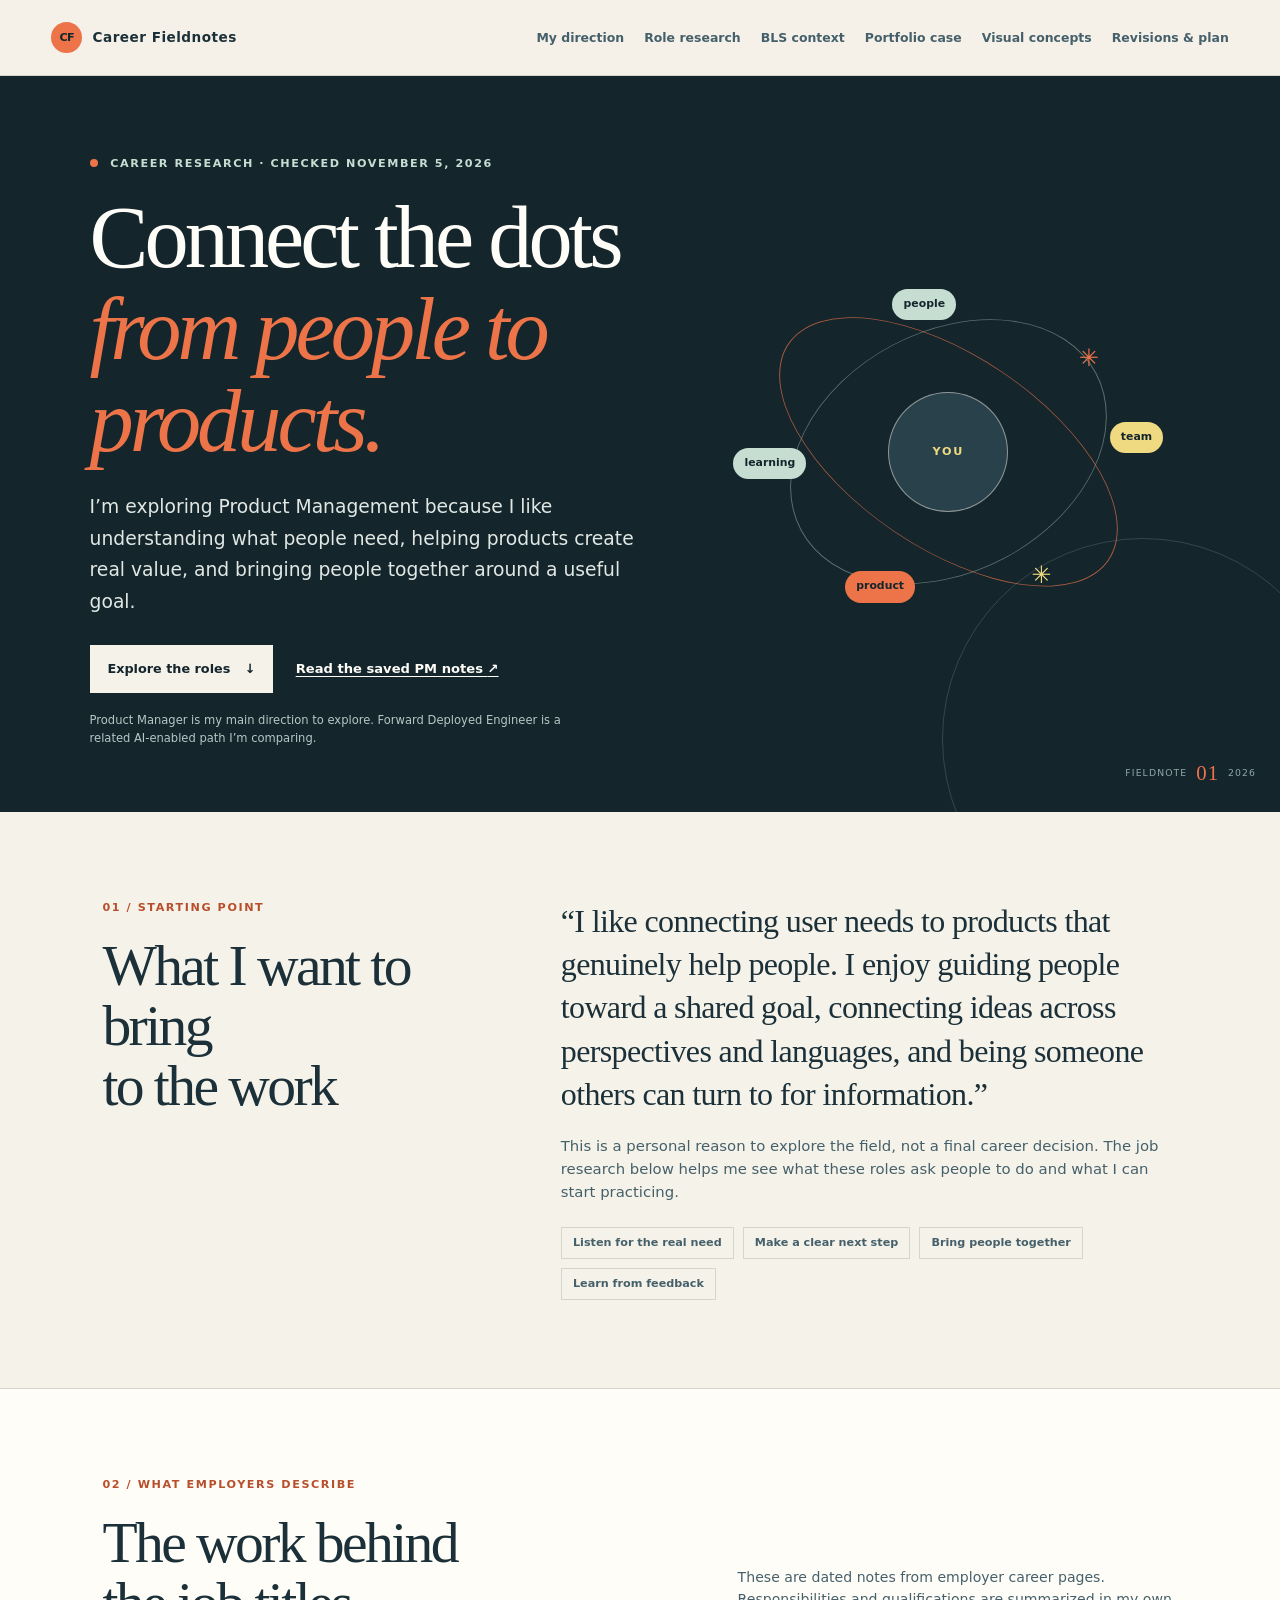
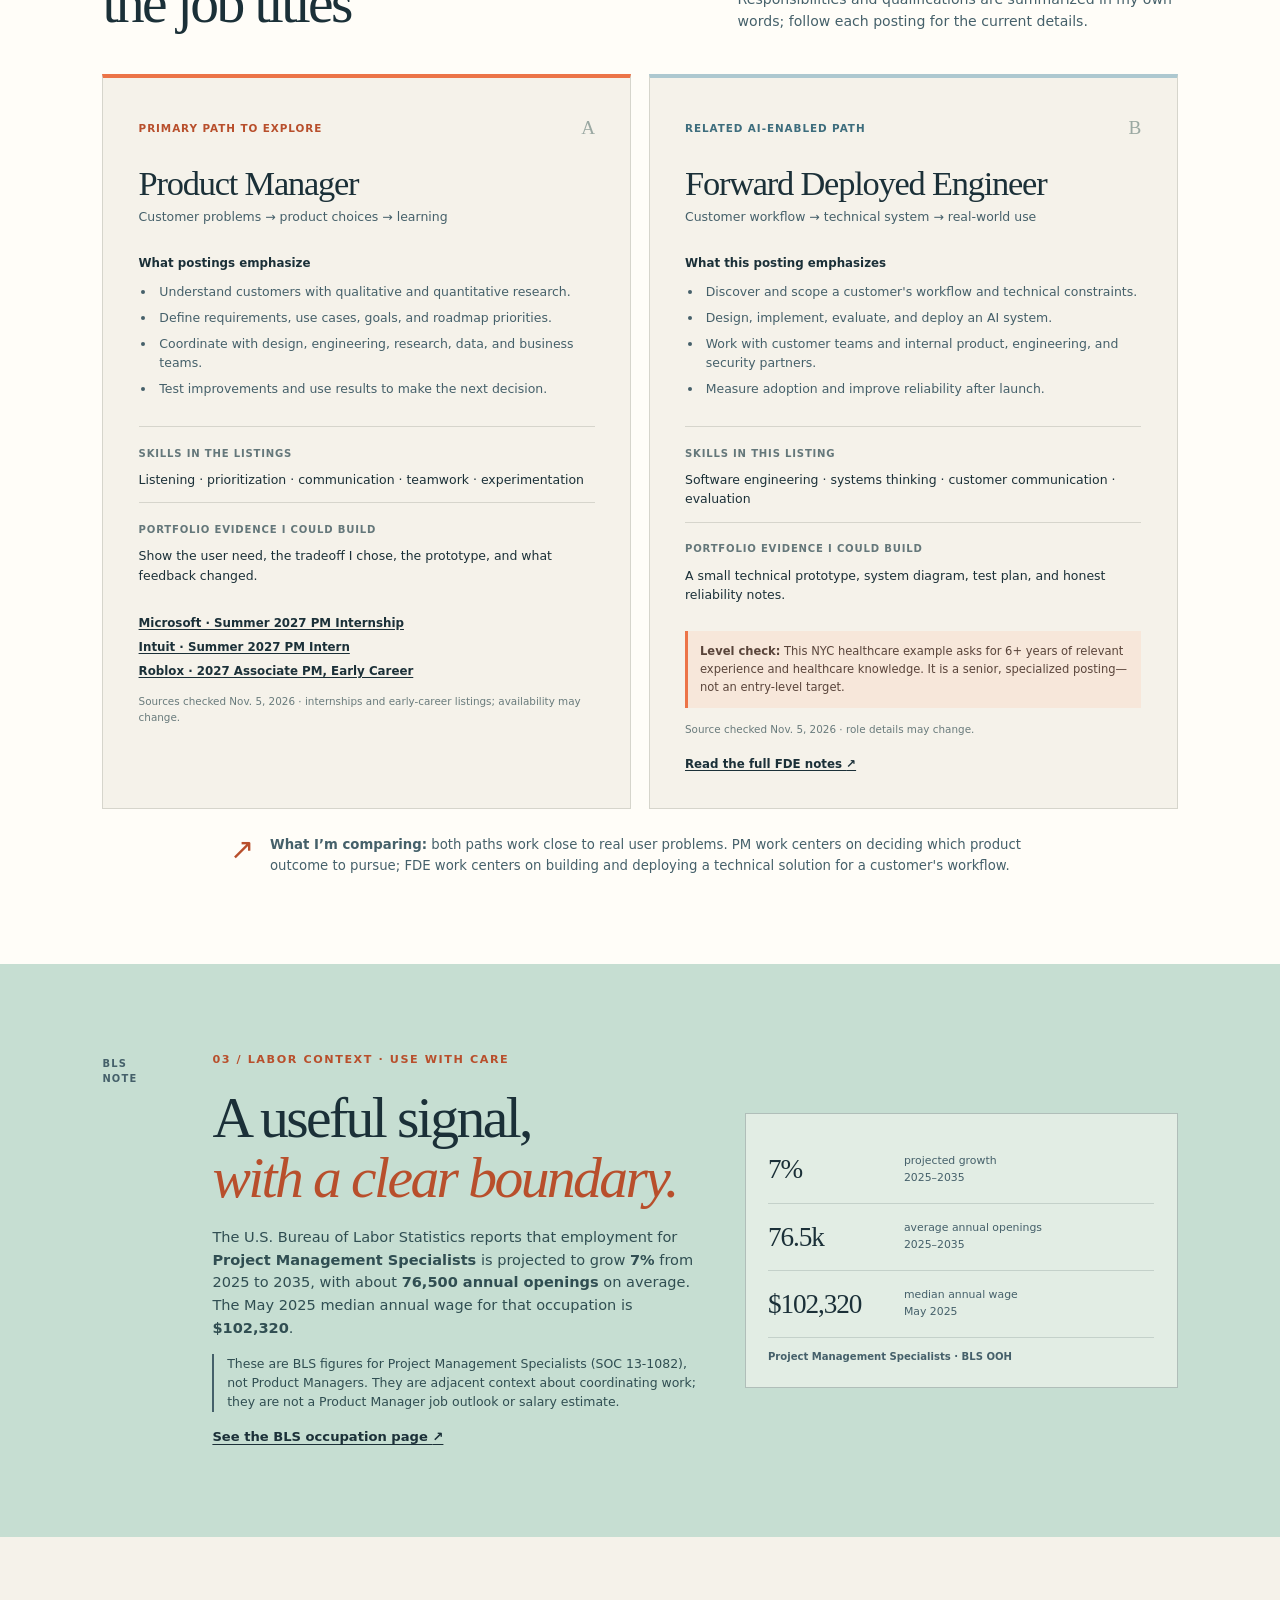
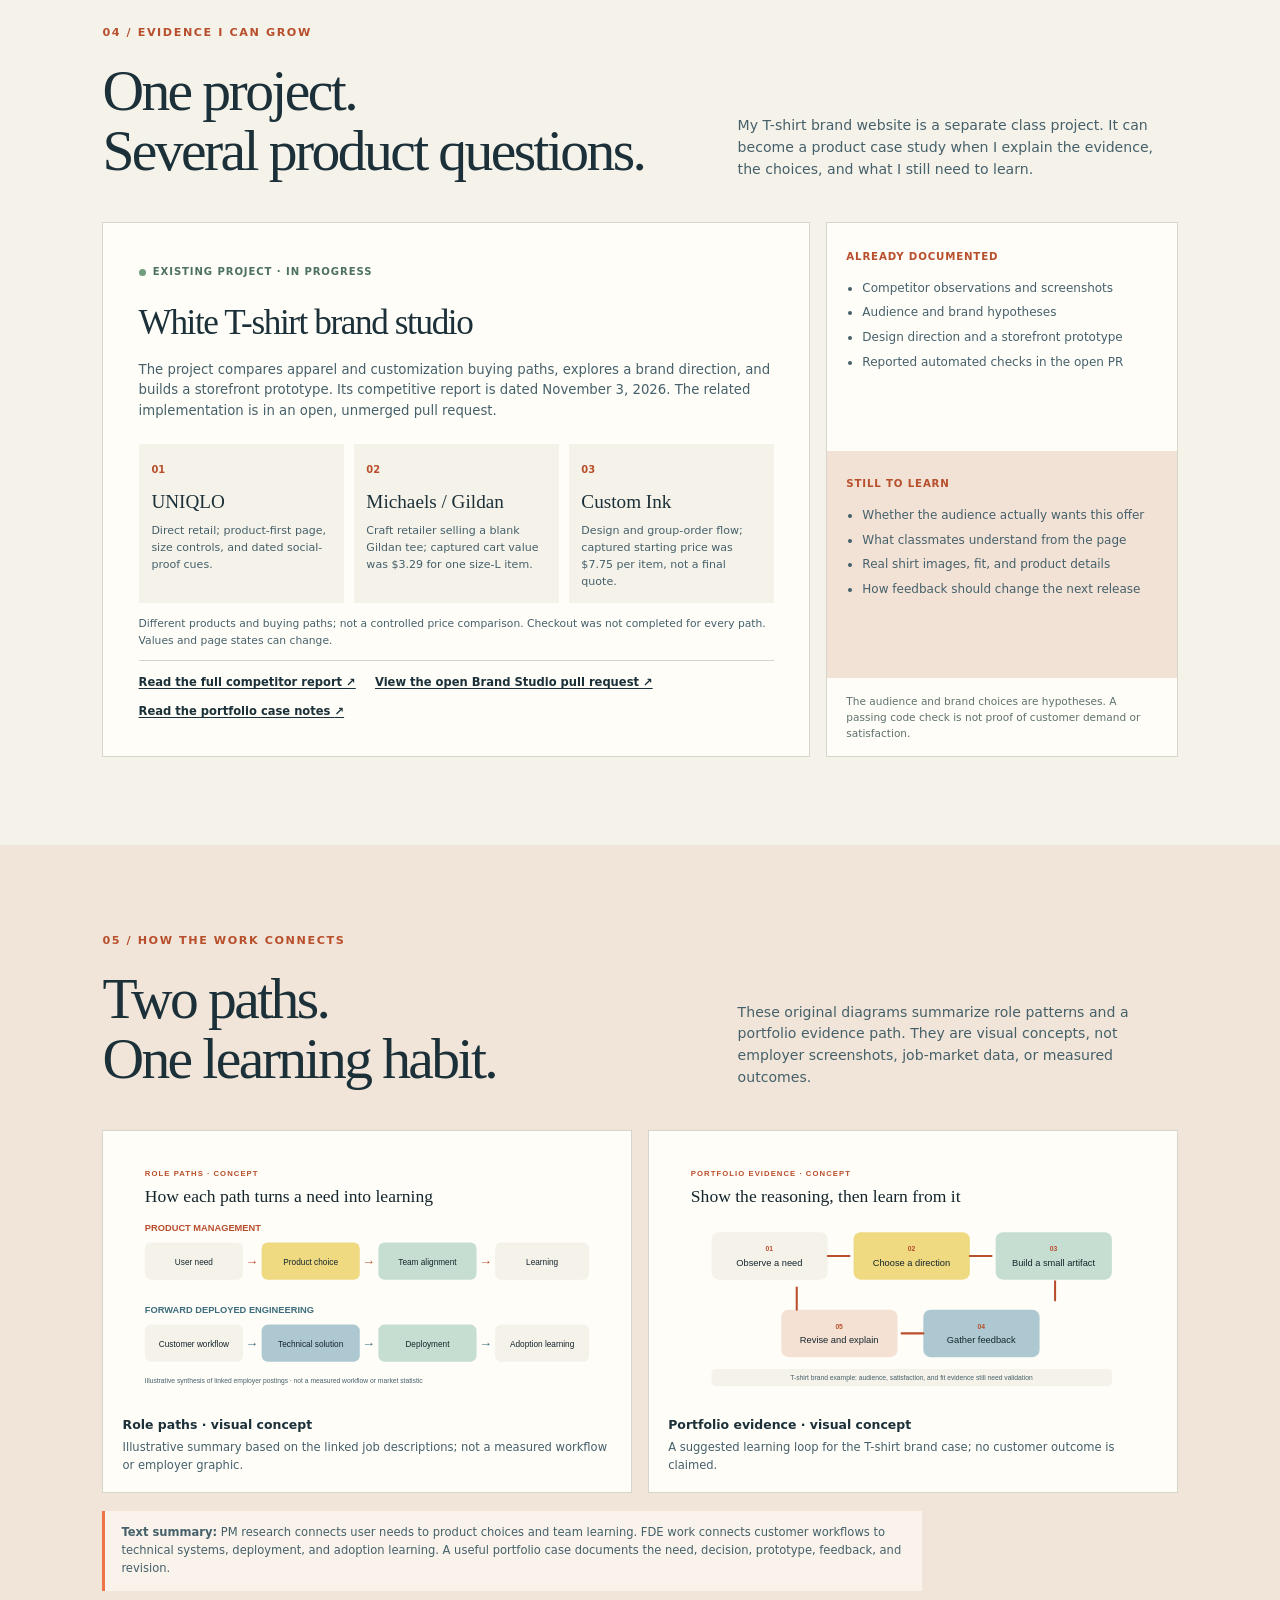
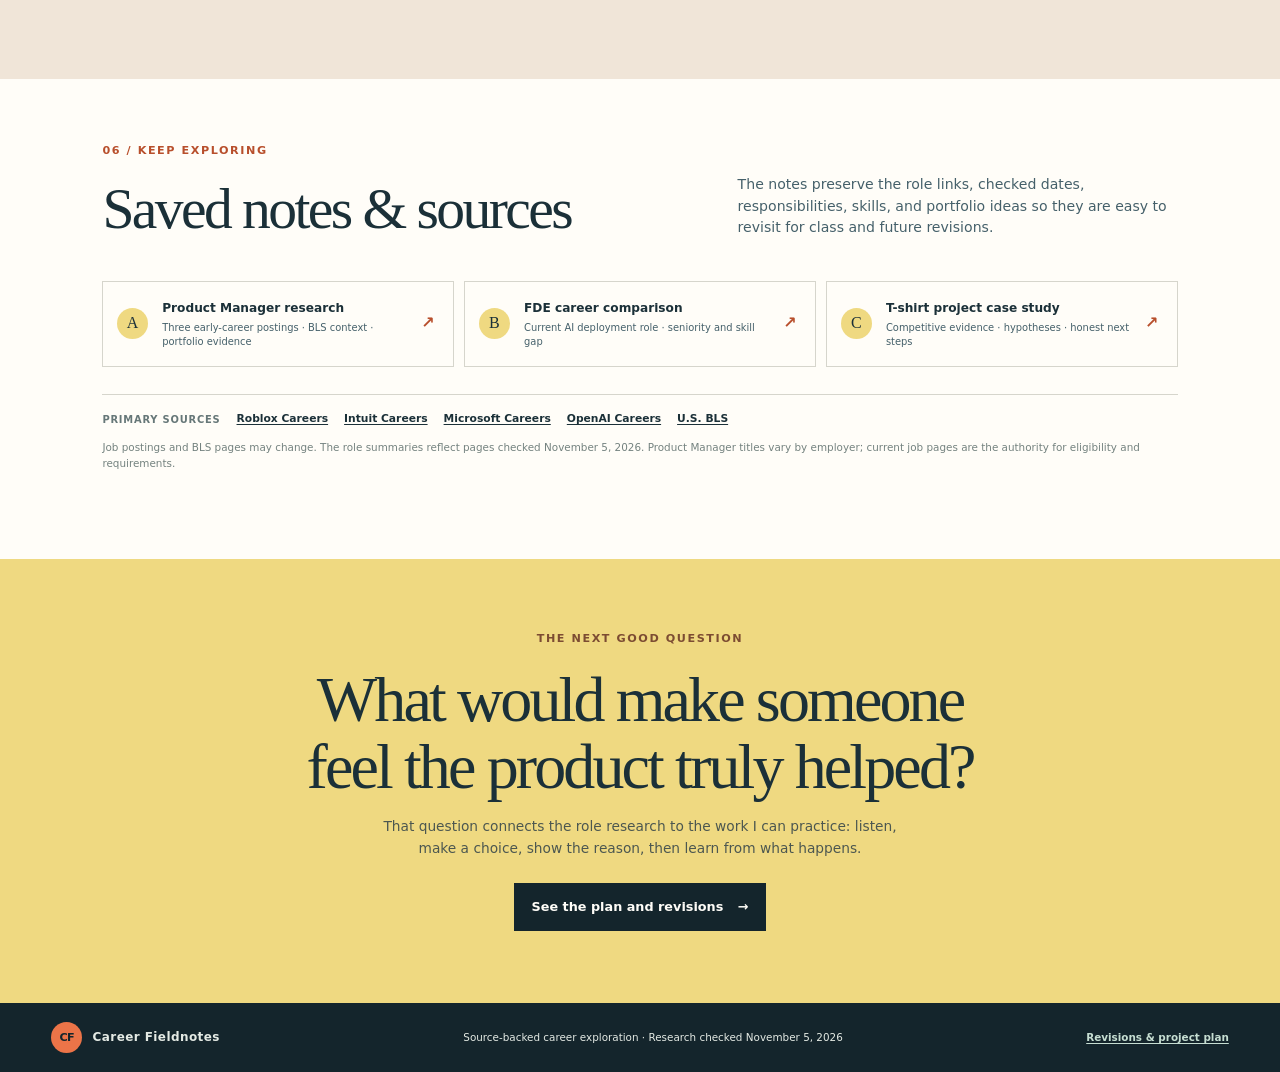
<file: index.html>
<!doctype html>
<html lang="en">
<head>
  <meta charset="utf-8">
  <meta name="viewport" content="width=device-width, initial-scale=1">
  <meta name="description" content="A source-backed exploration of Product Management, Forward Deployed Engineering, and portfolio evidence.">
  <meta name="theme-color" content="#f5f2ea">
  <title>Career Fieldnotes — Research Careers</title>
  <link rel="stylesheet" href="styles.css">
</head>
<body>
  <a class="skip-link" href="#main">Skip to content</a>
  <header class="site-header">
    <a class="wordmark" href="index.html" aria-label="Career Fieldnotes home">
      <span class="wordmark-mark" aria-hidden="true">CF</span>
      <span>Career Fieldnotes</span>
    </a>
    <nav aria-label="Main navigation">
      <a href="#direction">My direction</a>
      <a href="#roles">Role research</a>
      <a href="#market">BLS context</a>
      <a href="#portfolio">Portfolio case</a>
      <a href="#visuals">Visual concepts</a>
      <a href="revisions.html">Revisions &amp; plan</a>
    </nav>
  </header>

  <main id="main">
    <section class="hero" aria-labelledby="page-title">
      <div class="hero-copy">
        <p class="eyebrow"><span class="eyebrow-dot" aria-hidden="true"></span> Career research · checked November 5, 2026</p>
        <h1 id="page-title">Connect the dots<br><em>from people to products.</em></h1>
        <p class="hero-intro">I’m exploring Product Management because I like understanding what people need, helping products create real value, and bringing people together around a useful goal.</p>
        <div class="hero-actions">
          <a class="button button-light" href="#roles">Explore the roles <span aria-hidden="true">↓</span></a>
          <a class="text-link light-link" href="research/product-manager.md">Read the saved PM notes <span aria-hidden="true">↗</span></a>
        </div>
        <p class="hero-note">Product Manager is my main direction to explore. Forward Deployed Engineer is a related AI-enabled path I’m comparing.</p>
      </div>
      <div class="hero-art" aria-hidden="true">
        <div class="orbit orbit-one"></div>
        <div class="orbit orbit-two"></div>
        <div class="orbit-center"><span>YOU</span></div>
        <span class="orbit-node node-people">people</span>
        <span class="orbit-node node-team">team</span>
        <span class="orbit-node node-product">product</span>
        <span class="orbit-node node-learning">learning</span>
        <span class="orbit-star star-one">✳</span>
        <span class="orbit-star star-two">✳</span>
      </div>
      <div class="hero-index" aria-hidden="true"><span>FIELDNOTE</span><b>01</b><span>2026</span></div>
    </section>

    <section id="direction" class="section direction-section" aria-labelledby="direction-title">
      <div class="section-heading">
        <p class="eyebrow">01 / Starting point</p>
        <h2 id="direction-title">What I want to bring<br>to the work</h2>
      </div>
      <div class="direction-content">
        <blockquote>“I like connecting user needs to products that genuinely help people. I enjoy guiding people toward a shared goal, connecting ideas across perspectives and languages, and being someone others can turn to for information.”</blockquote>
        <p>This is a personal reason to explore the field, not a final career decision. The job research below helps me see what these roles ask people to do and what I can start practicing.</p>
        <div class="interest-tags" aria-label="Career interests">
          <span>Listen for the real need</span><span>Make a clear next step</span><span>Bring people together</span><span>Learn from feedback</span>
        </div>
      </div>
    </section>

    <section id="roles" class="section role-section" aria-labelledby="roles-title">
      <div class="section-heading section-heading-wide">
        <div><p class="eyebrow">02 / What employers describe</p><h2 id="roles-title">The work behind<br>the job titles</h2></div>
        <p class="section-deck">These are dated notes from employer career pages. Responsibilities and qualifications are summarized in my own words; follow each posting for the current details.</p>
      </div>
      <div class="role-grid">
        <article class="role-card role-card-featured">
          <div class="card-topline"><span class="role-label">Primary path to explore</span><span class="role-number">A</span></div>
          <h3><a href="https://jobs.intuit.com/job/mountain-view/summer-2027-product-manager-intern/27595/100620927632">Product Manager</a></h3>
          <p class="role-context">Customer problems → product choices → learning</p>
          <h4>What postings emphasize</h4>
          <ul>
            <li>Understand customers with qualitative and quantitative research.</li>
            <li>Define requirements, use cases, goals, and roadmap priorities.</li>
            <li>Coordinate with design, engineering, research, data, and business teams.</li>
            <li>Test improvements and use results to make the next decision.</li>
          </ul>
          <div class="skill-row"><span>Skills in the listings</span><p>Listening · prioritization · communication · teamwork · experimentation</p></div>
          <div class="evidence-row"><span>Portfolio evidence I could build</span><p>Show the user need, the tradeoff I chose, the prototype, and what feedback changed.</p></div>
          <div class="card-links">
            <a href="https://apply.careers.microsoft.com/careers/job/1970393556953113">Microsoft · Summer 2027 PM Internship</a>
            <a href="https://jobs.intuit.com/job/mountain-view/summer-2027-product-manager-intern/27595/100620927632">Intuit · Summer 2027 PM Intern</a>
            <a href="https://careers.roblox.com/jobs/8143976?gh_jid=8143976&amp;gh_src=da92d0c91">Roblox · 2027 Associate PM, Early Career</a>
          </div>
          <p class="checked-note">Sources checked Nov. 5, 2026 · internships and early-career listings; availability may change.</p>
        </article>
        <article class="role-card role-card-secondary">
          <div class="card-topline"><span class="role-label">Related AI-enabled path</span><span class="role-number">B</span></div>
          <h3><a href="https://openai.com/careers/forward-deployed-engineer-%28fde%29-healthcare-nyc-new-york-city/">Forward Deployed Engineer</a></h3>
          <p class="role-context">Customer workflow → technical system → real-world use</p>
          <h4>What this posting emphasizes</h4>
          <ul>
            <li>Discover and scope a customer's workflow and technical constraints.</li>
            <li>Design, implement, evaluate, and deploy an AI system.</li>
            <li>Work with customer teams and internal product, engineering, and security partners.</li>
            <li>Measure adoption and improve reliability after launch.</li>
          </ul>
          <div class="skill-row"><span>Skills in this listing</span><p>Software engineering · systems thinking · customer communication · evaluation</p></div>
          <div class="evidence-row"><span>Portfolio evidence I could build</span><p>A small technical prototype, system diagram, test plan, and honest reliability notes.</p></div>
          <p class="level-note"><strong>Level check:</strong> This NYC healthcare example asks for 6+ years of relevant experience and healthcare knowledge. It is a senior, specialized posting—not an entry-level target.</p>
          <p class="checked-note">Source checked Nov. 5, 2026 · role details may change.</p>
          <a class="single-link" href="research/forward-deployed-engineer.md">Read the full FDE notes <span aria-hidden="true">↗</span></a>
        </article>
      </div>
      <div class="role-footnote"><span class="footnote-symbol" aria-hidden="true">↗</span><p><strong>What I’m comparing:</strong> both paths work close to real user problems. PM work centers on deciding which product outcome to pursue; FDE work centers on building and deploying a technical solution for a customer's workflow.</p></div>
    </section>

    <section id="market" class="section market-section" aria-labelledby="market-title">
      <div class="market-stamp" aria-hidden="true">BLS<br>NOTE</div>
      <div class="market-copy">
        <p class="eyebrow">03 / Labor context · use with care</p>
        <h2 id="market-title">A useful signal,<br><em>with a clear boundary.</em></h2>
        <p>The U.S. Bureau of Labor Statistics reports that employment for <strong>Project Management Specialists</strong> is projected to grow <strong>7%</strong> from 2025 to 2035, with about <strong>76,500 annual openings</strong> on average. The May 2025 median annual wage for that occupation is <strong>$102,320</strong>.</p>
        <p class="market-caveat">These are BLS figures for Project Management Specialists (SOC 13-1082), not Product Managers. They are adjacent context about coordinating work; they are not a Product Manager job outlook or salary estimate.</p>
        <a class="text-link" href="https://www.bls.gov/ooh/business-and-financial/project-management-specialists.htm">See the BLS occupation page <span aria-hidden="true">↗</span></a>
      </div>
      <div class="market-stat" role="group" aria-label="BLS Project Management Specialists projection">
        <div><strong>7%</strong><span>projected growth<br>2025–2035</span></div>
        <div><strong>76.5k</strong><span>average annual openings<br>2025–2035</span></div>
        <div><strong>$102,320</strong><span>median annual wage<br>May 2025</span></div>
        <p>Project Management Specialists · BLS OOH</p>
      </div>
    </section>

    <section id="portfolio" class="section portfolio-section" aria-labelledby="portfolio-title">
      <div class="section-heading section-heading-wide">
        <div><p class="eyebrow">04 / Evidence I can grow</p><h2 id="portfolio-title">One project.<br>Several product questions.</h2></div>
        <p class="section-deck">My T-shirt brand website is a separate class project. It can become a product case study when I explain the evidence, the choices, and what I still need to learn.</p>
      </div>
      <div class="portfolio-layout">
        <div class="portfolio-main">
          <div class="portfolio-label"><span class="live-dot" aria-hidden="true"></span> Existing project · in progress</div>
          <h3>White T-shirt brand studio</h3>
          <p>The project compares apparel and customization buying paths, explores a brand direction, and builds a storefront prototype. Its competitive report is dated November 3, 2026. The related implementation is in an open, unmerged pull request.</p>
          <div class="competitor-strip">
            <article><span class="mini-index">01</span><h4>UNIQLO</h4><p>Direct retail; product-first page, size controls, and dated social-proof cues.</p></article>
            <article><span class="mini-index">02</span><h4>Michaels / Gildan</h4><p>Craft retailer selling a blank Gildan tee; captured cart value was $3.29 for one size-L item.</p></article>
            <article><span class="mini-index">03</span><h4>Custom Ink</h4><p>Design and group-order flow; captured starting price was $7.75 per item, not a final quote.</p></article>
          </div>
          <p class="small-caveat">Different products and buying paths; not a controlled price comparison. Checkout was not completed for every path. Values and page states can change.</p>
          <div class="case-links">
            <a href="https://github.com/ors2222/is117-brand-studio/blob/feature/brand-001/docs/research/competitive-landscape-us.md">Read the full competitor report <span aria-hidden="true">↗</span></a>
            <a href="https://github.com/ors2222/is117-brand-studio/pull/3">View the open Brand Studio pull request <span aria-hidden="true">↗</span></a>
            <a href="research/tshirt-project.md">Read the portfolio case notes <span aria-hidden="true">↗</span></a>
          </div>
        </div>
        <aside class="portfolio-aside" aria-label="Current evidence and gaps">
          <div class="aside-block">
            <span class="aside-kicker">Already documented</span>
            <ul><li>Competitor observations and screenshots</li><li>Audience and brand hypotheses</li><li>Design direction and a storefront prototype</li><li>Reported automated checks in the open PR</li></ul>
          </div>
          <div class="aside-block aside-block-accent">
            <span class="aside-kicker">Still to learn</span>
            <ul><li>Whether the audience actually wants this offer</li><li>What classmates understand from the page</li><li>Real shirt images, fit, and product details</li><li>How feedback should change the next release</li></ul>
          </div>
          <p class="aside-note">The audience and brand choices are hypotheses. A passing code check is not proof of customer demand or satisfaction.</p>
        </aside>
      </div>
    </section>

    <section id="visuals" class="section visuals-section" aria-labelledby="visuals-title">
      <div class="section-heading section-heading-wide">
        <div><p class="eyebrow">05 / How the work connects</p><h2 id="visuals-title">Two paths.<br>One learning habit.</h2></div>
        <p class="section-deck">These original diagrams summarize role patterns and a portfolio evidence path. They are visual concepts, not employer screenshots, job-market data, or measured outcomes.</p>
      </div>
      <div class="visual-grid">
        <figure class="concept-card">
          <img src="assets/role-paths.svg" alt="Concept diagram comparing Product Management, which moves from user need through product decision and team alignment to learning, with Forward Deployed Engineering, which moves from customer workflow through technical solution and deployment to adoption learning.">
          <figcaption><strong>Role paths · visual concept</strong><span>Illustrative summary based on the linked job descriptions; not a measured workflow or employer graphic.</span></figcaption>
        </figure>
        <figure class="concept-card">
          <img src="assets/evidence-map.svg" alt="Concept diagram showing a portfolio evidence loop: observe a need, make a decision, build a small artifact, gather feedback, and revise, with the T-shirt brand project as the example.">
          <figcaption><strong>Portfolio evidence · visual concept</strong><span>A suggested learning loop for the T-shirt brand case; no customer outcome is claimed.</span></figcaption>
        </figure>
      </div>
      <p class="visual-equivalent"><strong>Text summary:</strong> PM research connects user needs to product choices and team learning. FDE work connects customer workflows to technical systems, deployment, and adoption learning. A useful portfolio case documents the need, decision, prototype, feedback, and revision.</p>
    </section>

    <section class="section notes-section" aria-labelledby="notes-title">
      <div class="section-heading section-heading-wide">
        <div><p class="eyebrow">06 / Keep exploring</p><h2 id="notes-title">Saved notes &amp; sources</h2></div>
        <p class="section-deck">The notes preserve the role links, checked dates, responsibilities, skills, and portfolio ideas so they are easy to revisit for class and future revisions.</p>
      </div>
      <div class="notes-grid">
        <a class="note-tile" href="research/product-manager.md"><span class="tile-number">A</span><span><strong>Product Manager research</strong><small>Three early-career postings · BLS context · portfolio evidence</small></span><b aria-hidden="true">↗</b></a>
        <a class="note-tile" href="research/forward-deployed-engineer.md"><span class="tile-number">B</span><span><strong>FDE career comparison</strong><small>Current AI deployment role · seniority and skill gap</small></span><b aria-hidden="true">↗</b></a>
        <a class="note-tile" href="research/tshirt-project.md"><span class="tile-number">C</span><span><strong>T-shirt project case study</strong><small>Competitive evidence · hypotheses · honest next steps</small></span><b aria-hidden="true">↗</b></a>
      </div>
      <div class="source-line">
        <span>Primary sources</span>
        <a href="https://careers.roblox.com/jobs/8143976?gh_jid=8143976&amp;gh_src=da92d0c91">Roblox Careers</a>
        <a href="https://jobs.intuit.com/job/mountain-view/summer-2027-product-manager-intern/27595/100620927632">Intuit Careers</a>
        <a href="https://careers.microsoft.com/v2/global/en/students">Microsoft Careers</a>
        <a href="https://openai.com/careers/forward-deployed-engineer-%28fde%29-healthcare-nyc-new-york-city/">OpenAI Careers</a>
        <a href="https://www.bls.gov/ooh/business-and-financial/project-management-specialists.htm">U.S. BLS</a>
      </div>
      <p class="source-limit">Job postings and BLS pages may change. The role summaries reflect pages checked November 5, 2026. Product Manager titles vary by employer; current job pages are the authority for eligibility and requirements.</p>
    </section>

    <section class="closing-band" aria-labelledby="closing-title">
      <p class="eyebrow">The next good question</p>
      <h2 id="closing-title">What would make someone<br>feel the product truly helped?</h2>
      <p>That question connects the role research to the work I can practice: listen, make a choice, show the reason, then learn from what happens.</p>
      <a class="button button-dark" href="revisions.html">See the plan and revisions <span aria-hidden="true">→</span></a>
    </section>
  </main>

  <footer class="site-footer">
    <a class="wordmark footer-mark" href="index.html"><span class="wordmark-mark" aria-hidden="true">CF</span><span>Career Fieldnotes</span></a>
    <p>Source-backed career exploration · Research checked November 5, 2026</p>
    <a href="revisions.html">Revisions &amp; project plan</a>
  </footer>
</body>
</html>
</file>
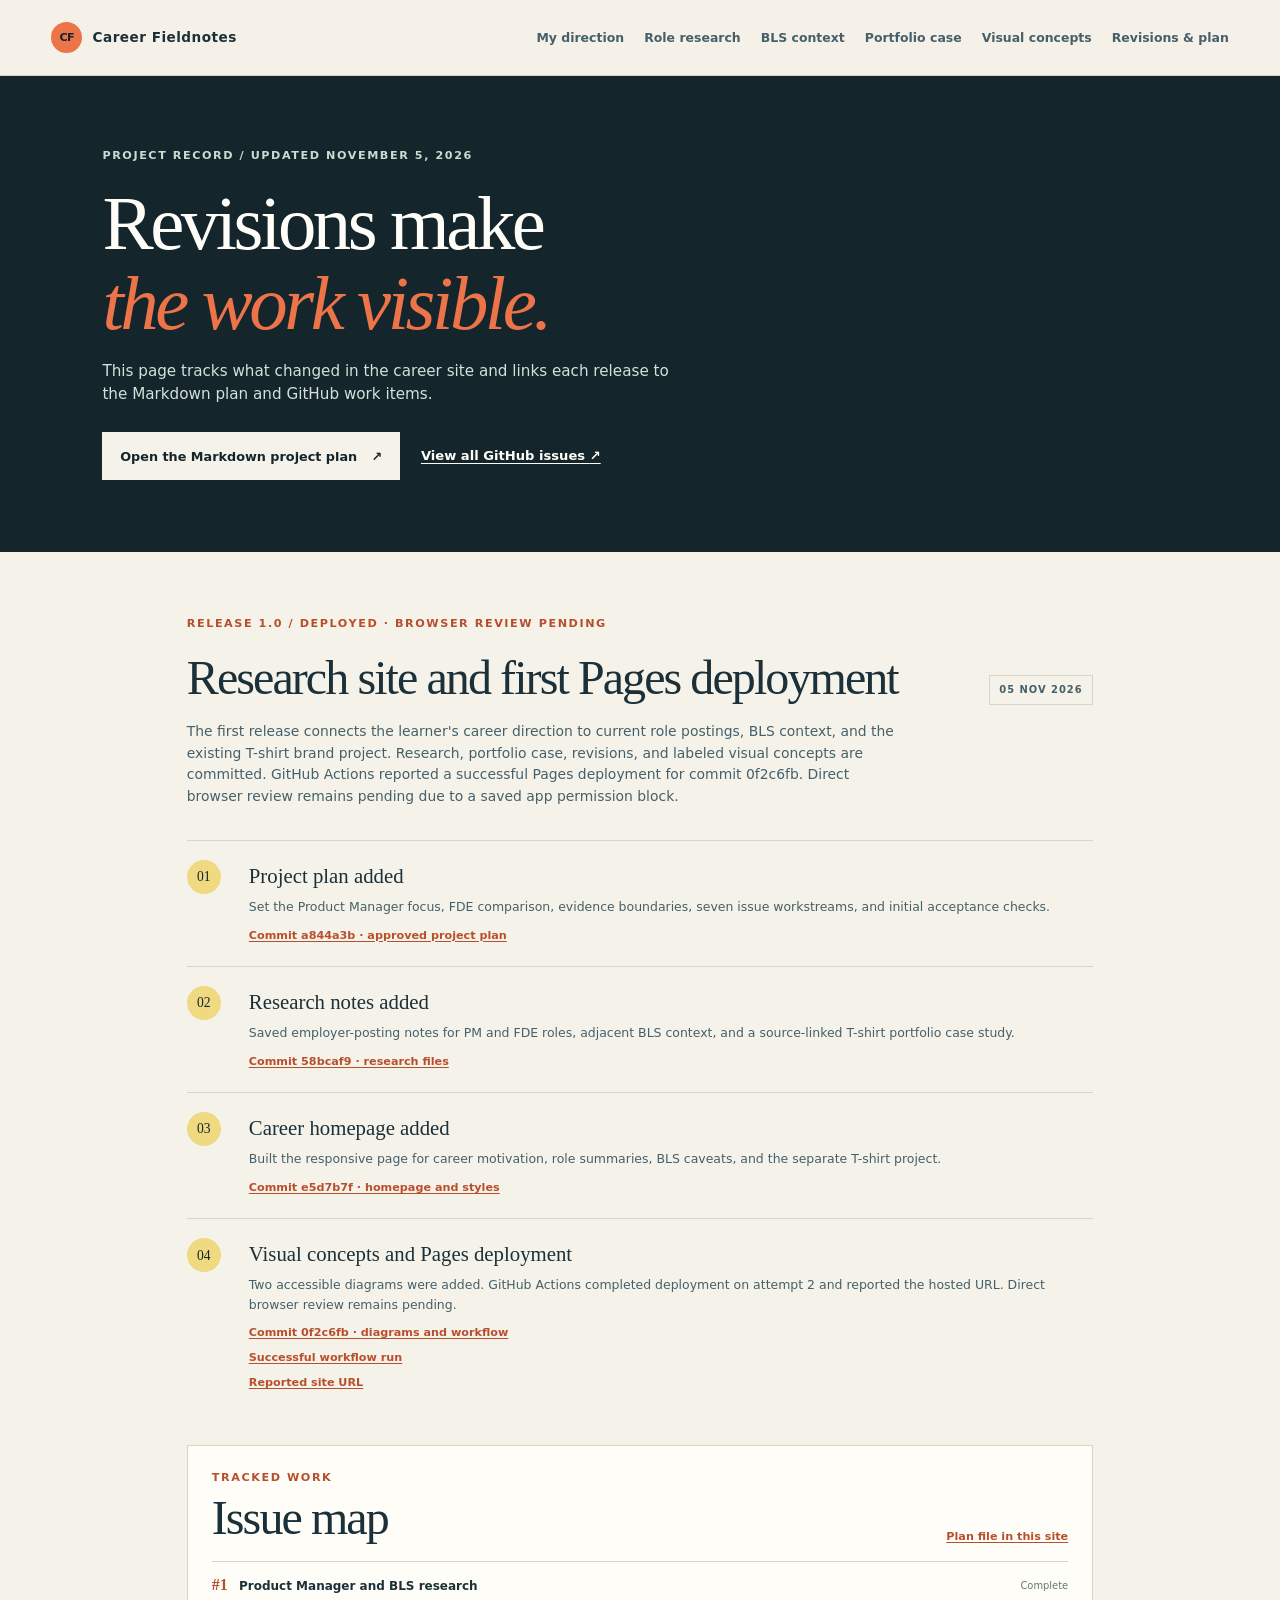
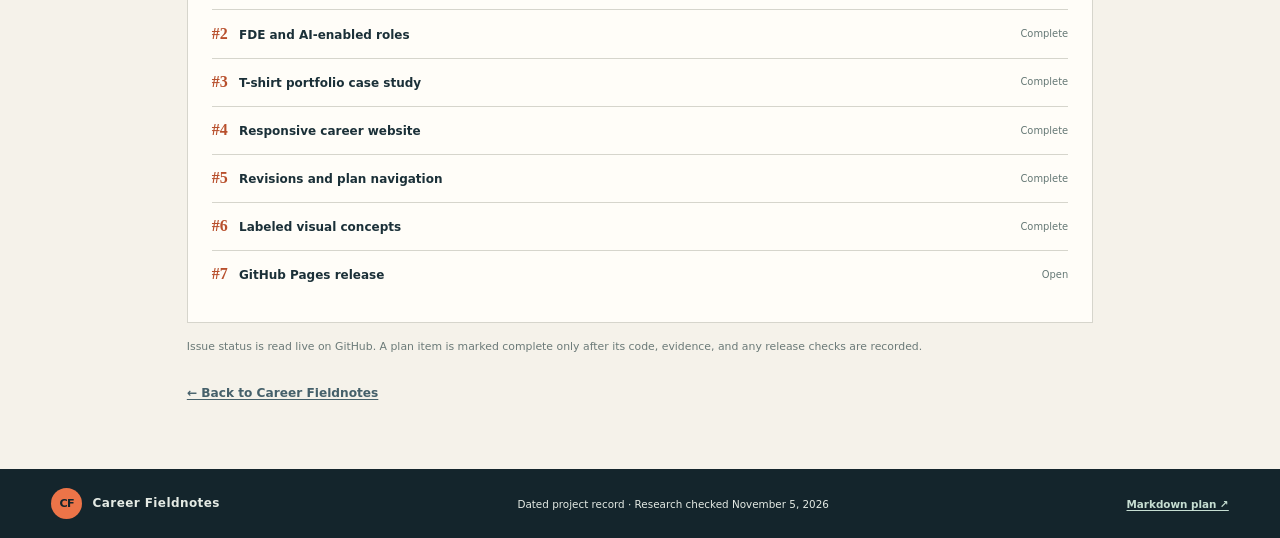
<file: revisions.html>
<!doctype html>
<html lang="en">
<head>
  <meta charset="utf-8">
  <meta name="viewport" content="width=device-width, initial-scale=1">
  <meta name="description" content="Project plan, issue tracker, and dated release notes for the Research Careers website.">
  <meta name="theme-color" content="#f5f2ea">
  <title>Revisions &amp; plan — Career Fieldnotes</title>
  <link rel="stylesheet" href="styles.css">
</head>
<body class="revisions-page">
  <a class="skip-link" href="#main">Skip to content</a>
  <header class="site-header">
    <a class="wordmark" href="index.html" aria-label="Career Fieldnotes home">
      <span class="wordmark-mark" aria-hidden="true">CF</span><span>Career Fieldnotes</span>
    </a>
    <nav aria-label="Main navigation">
      <a href="index.html#direction">My direction</a>
      <a href="index.html#roles">Role research</a>
      <a href="index.html#market">BLS context</a>
      <a href="index.html#portfolio">Portfolio case</a>
      <a href="index.html#visuals">Visual concepts</a>
      <a aria-current="page" href="revisions.html">Revisions &amp; plan</a>
    </nav>
  </header>
  <main id="main">
    <section class="revision-hero">
      <p class="eyebrow">Project record / updated November 5, 2026</p>
      <h1>Revisions make<br><em>the work visible.</em></h1>
      <p>This page tracks what changed in the career site and links each release to the Markdown plan and GitHub work items.</p>
      <div class="revision-actions">
        <a class="button button-light" href="https://github.com/ors2222/research-careers/blob/main/PROJECT_PLAN.md">Open the Markdown project plan <span aria-hidden="true">↗</span></a>
        <a class="text-link light-link" href="https://github.com/ors2222/research-careers/issues">View all GitHub issues <span aria-hidden="true">↗</span></a>
      </div>
    </section>
    <section class="revision-main">
      <div class="revision-heading">
        <div><p class="eyebrow">Release 1.0 / deployed · browser review pending</p><h2>Research site and first Pages deployment</h2></div>
        <span class="revision-date">05 NOV 2026</span>
      </div>
      <p class="revision-summary">The first release connects the learner's career direction to current role postings, BLS context, and the existing T-shirt brand project. Research, portfolio case, revisions, and labeled visual concepts are committed. GitHub Actions reported a successful Pages deployment for commit 0f2c6fb. Direct browser review remains pending due to a saved app permission block.</p>
      <ol class="revision-timeline">
        <li>
          <span class="timeline-mark" aria-hidden="true">01</span>
          <div><h3>Project plan added</h3><p>Set the Product Manager focus, FDE comparison, evidence boundaries, seven issue workstreams, and initial acceptance checks.</p><a href="https://github.com/ors2222/research-careers/commit/a844a3b6b0235399ee52a9d071979ad098f2e826">Commit a844a3b · approved project plan</a></div>
        </li>
        <li>
          <span class="timeline-mark" aria-hidden="true">02</span>
          <div><h3>Research notes added</h3><p>Saved employer-posting notes for PM and FDE roles, adjacent BLS context, and a source-linked T-shirt portfolio case study.</p><a href="https://github.com/ors2222/research-careers/commit/58bcaf92dffbef862050ac8dce8a9212e269363a">Commit 58bcaf9 · research files</a></div>
        </li>
        <li>
          <span class="timeline-mark" aria-hidden="true">03</span>
          <div><h3>Career homepage added</h3><p>Built the responsive page for career motivation, role summaries, BLS caveats, and the separate T-shirt project.</p><a href="https://github.com/ors2222/research-careers/commit/e5d7b7fb26ea6e5fd0f2cf71f724185903629688">Commit e5d7b7f · homepage and styles</a></div>
        </li>
        <li>
          <span class="timeline-mark" aria-hidden="true">04</span>
          <div><h3>Visual concepts and Pages deployment</h3><p>Two accessible diagrams were added. GitHub Actions completed deployment on attempt 2 and reported the hosted URL. Direct browser review remains pending.</p><a href="https://github.com/ors2222/research-careers/commit/0f2c6fb89bac9af327de0508b786f618d1f9e1e1">Commit 0f2c6fb · diagrams and workflow</a><br><a href="https://github.com/ors2222/research-careers/actions/runs/42060878798">Successful workflow run</a><br><a href="https://ors2222.github.io/research-careers/">Reported site URL</a></div>
        </li>
      </ol>
      <div class="issue-map">
        <div class="issue-map-heading"><div><p class="eyebrow">Tracked work</p><h2>Issue map</h2></div><a href="PROJECT_PLAN.md">Plan file in this site</a></div>
        <ol>
          <li><a href="https://github.com/ors2222/research-careers/issues/1"><span>#1</span> Product Manager and BLS research</a><em>Complete</em></li>
          <li><a href="https://github.com/ors2222/research-careers/issues/2"><span>#2</span> FDE and AI-enabled roles</a><em>Complete</em></li>
          <li><a href="https://github.com/ors2222/research-careers/issues/3"><span>#3</span> T-shirt portfolio case study</a><em>Complete</em></li>
          <li><a href="https://github.com/ors2222/research-careers/issues/4"><span>#4</span> Responsive career website</a><em>Complete</em></li>
          <li><a href="https://github.com/ors2222/research-careers/issues/5"><span>#5</span> Revisions and plan navigation</a><em>Complete</em></li>
          <li><a href="https://github.com/ors2222/research-careers/issues/6"><span>#6</span> Labeled visual concepts</a><em>Complete</em></li>
          <li><a href="https://github.com/ors2222/research-careers/issues/7"><span>#7</span> GitHub Pages release</a><em>Open</em></li>
        </ol>
      </div>
      <p class="revision-footnote">Issue status is read live on GitHub. A plan item is marked complete only after its code, evidence, and any release checks are recorded.</p>
      <a class="back-link" href="index.html">← Back to Career Fieldnotes</a>
    </section>
  </main>
  <footer class="site-footer">
    <a class="wordmark footer-mark" href="index.html"><span class="wordmark-mark" aria-hidden="true">CF</span><span>Career Fieldnotes</span></a>
    <p>Dated project record · Research checked November 5, 2026</p>
    <a href="https://github.com/ors2222/research-careers/blob/main/PROJECT_PLAN.md">Markdown plan ↗</a>
  </footer>
</body>
</html>
</file>
<file: styles.css>
:root {
  color-scheme: light;
  --ink: #1b3038;
  --ink-deep: #14252c;
  --ink-soft: #45606a;
  --paper: #f5f2ea;
  --paper-light: #fffdf8;
  --line: #d6d5cc;
  --orange: #ec7448;
  --orange-dark: #b84f2c;
  --mint: #c6ded2;
  --blue: #adc8d0;
  --yellow: #efd981;
  --display: Georgia, "Times New Roman", serif;
  --body: Inter, ui-sans-serif, system-ui, -apple-system, BlinkMacSystemFont, "Segoe UI", sans-serif;
  font-family: var(--body);
  color: var(--ink);
  background: var(--paper);
  font-synthesis: none;
  text-rendering: optimizeLegibility;
}
* { box-sizing: border-box; }
html { scroll-behavior: smooth; scroll-padding-top: 6rem; }
body { margin: 0; min-width: 320px; background: var(--paper); line-height: 1.55; }
a { color: inherit; text-underline-offset: .2em; }
a:hover { color: var(--orange-dark); }
a:focus-visible { outline: 3px solid var(--orange); outline-offset: 4px; border-radius: 2px; }
.skip-link { position: absolute; z-index: 20; top: .5rem; left: .75rem; padding: .6rem .85rem; color: var(--paper-light); background: var(--ink-deep); transform: translateY(-160%); }
.skip-link:focus { transform: translateY(0); }
.site-header { min-height: 76px; padding: .85rem clamp(1.2rem, 4vw, 4rem); display: flex; justify-content: space-between; align-items: center; gap: 1.6rem; border-bottom: 1px solid var(--line); background: rgba(245,242,234,.96); }
.wordmark { display: inline-flex; align-items: center; gap: .65rem; text-decoration: none; font-size: .85rem; font-weight: 800; letter-spacing: .035em; white-space: nowrap; }
.wordmark-mark { display: grid; place-items: center; width: 31px; height: 31px; background: var(--orange); color: var(--ink-deep); border-radius: 50%; font-size: .7rem; letter-spacing: -.06em; }
.site-header nav { display: flex; flex-wrap: wrap; gap: .4rem 1.25rem; align-items: center; justify-content: flex-end; }
.site-header nav a { text-decoration: none; color: var(--ink-soft); font-size: .78rem; font-weight: 650; }
.site-header nav a:hover { color: var(--orange-dark); }
.hero { min-height: 560px; padding: 5rem clamp(1.4rem, 7vw, 7rem) 4rem; position: relative; display: grid; grid-template-columns: minmax(0, 1.08fr) minmax(280px, .92fr); align-items: center; gap: 3rem; overflow: hidden; color: var(--paper-light); background: var(--ink-deep); }
.hero::after { content: ""; position: absolute; right: -4rem; bottom: -8rem; width: 25rem; height: 25rem; border: 1px solid rgba(198,222,210,.18); border-radius: 50%; }
.hero-copy { position: relative; z-index: 2; max-width: 700px; }
.eyebrow { margin: 0 0 1.2rem; color: var(--orange-dark); font-size: .7rem; font-weight: 800; letter-spacing: .14em; line-height: 1.5; text-transform: uppercase; }
.hero .eyebrow { color: var(--mint); }
.eyebrow-dot { display: inline-block; width: 8px; height: 8px; margin-right: .45rem; background: var(--orange); border-radius: 50%; }
h1, h2, h3, h4, p { margin-top: 0; }
h1, h2 { font-family: var(--display); font-weight: 500; letter-spacing: -.045em; line-height: 1.04; }
h1 { max-width: 760px; margin-bottom: 1.45rem; font-size: clamp(3rem, 6.9vw, 6rem); }
h1 em, .market-copy h2 em { color: var(--orange); font-weight: 400; }
.hero-intro { max-width: 550px; margin-bottom: 1.7rem; color: #e1e8e4; font-size: clamp(1rem, 1.5vw, 1.17rem); line-height: 1.7; }
.hero-actions { display: flex; flex-wrap: wrap; align-items: center; gap: 1.4rem; }
.button { display: inline-flex; align-items: center; justify-content: center; gap: .9rem; min-height: 48px; padding: .7rem 1.05rem; border: 1px solid transparent; text-decoration: none; font-size: .8rem; font-weight: 800; }
.button-light { background: var(--paper); color: var(--ink-deep); }
.button-light:hover { background: var(--mint); color: var(--ink-deep); }
.button-dark { background: var(--ink-deep); color: var(--paper-light); }
.button-dark:hover { background: var(--orange); color: var(--ink-deep); }
.text-link { color: var(--ink); font-size: .82rem; font-weight: 800; text-decoration-thickness: 1px; }
.light-link { color: var(--paper-light); }
.light-link:hover { color: var(--yellow); }
.hero-note { max-width: 510px; margin: 1.2rem 0 0; color: #b6c7c5; font-size: .72rem; }
.hero-art { position: relative; width: min(100%, 430px); aspect-ratio: 1; justify-self: center; }
.orbit { position: absolute; inset: 11%; border: 1px solid rgba(198,222,210,.4); border-radius: 50%; transform: rotate(-28deg) scaleY(.72); }
.orbit-two { inset: 17% 5%; border-color: rgba(236,116,72,.7); transform: rotate(34deg) scaleY(.68); }
.orbit-center { position: absolute; inset: 36%; display: grid; place-items: center; border: 1px solid rgba(245,242,234,.5); border-radius: 50%; background: #29414a; color: var(--yellow); font-size: .7rem; font-weight: 800; letter-spacing: .15em; }
.orbit-node { position: absolute; padding: .45rem .7rem; border-radius: 99px; background: var(--mint); color: var(--ink-deep); font-size: .68rem; font-weight: 800; }
.node-people { top: 12%; left: 37%; }
.node-team { top: 43%; right: 0; background: var(--yellow); }
.node-product { bottom: 15%; left: 26%; background: var(--orange); }
.node-learning { top: 49%; left: 0; }
.orbit-star { position: absolute; color: var(--orange); font-size: 1.5rem; }
.star-one { top: 24%; right: 15%; }.star-two { bottom: 17%; right: 26%; color: var(--yellow); }
.hero-index { position: absolute; right: 1.5rem; bottom: 1.4rem; display: flex; gap: .55rem; align-items: center; color: #90a8a9; font-size: .58rem; letter-spacing: .12em; }
.hero-index b { color: var(--orange); font-family: var(--display); font-size: 1.3rem; font-weight: 400; }
.section { padding: 5.5rem clamp(1.4rem, 8vw, 8rem); }
.section-heading { max-width: 450px; }
.section-heading-wide { max-width: none; display: flex; justify-content: space-between; align-items: end; gap: 2rem; margin-bottom: 2.6rem; }
.section-heading h2, .market-copy h2 { margin-bottom: 0; font-size: clamp(2.4rem, 4.5vw, 4rem); }
.direction-section { display: grid; grid-template-columns: minmax(230px, .78fr) minmax(0, 1.22fr); gap: 4rem; border-bottom: 1px solid var(--line); }
.direction-content { max-width: 740px; }
.direction-content blockquote { margin: 0 0 1.2rem; color: var(--ink); font-family: var(--display); font-size: clamp(1.45rem, 2.5vw, 2.1rem); line-height: 1.35; letter-spacing: -.02em; }
.direction-content > p { max-width: 620px; color: var(--ink-soft); font-size: .93rem; }
.interest-tags { display: flex; flex-wrap: wrap; gap: .55rem; margin-top: 1.4rem; }
.interest-tags span { padding: .4rem .7rem; border: 1px solid var(--line); color: var(--ink-soft); font-size: .7rem; font-weight: 700; }
.role-section { background: var(--paper-light); }
.section-deck { max-width: 440px; margin: 0; color: var(--ink-soft); font-size: .88rem; }
.role-grid { display: grid; grid-template-columns: 1fr 1fr; gap: 1.1rem; align-items: stretch; }
.role-card { display: flex; flex-direction: column; padding: clamp(1.35rem, 3vw, 2.2rem); border: 1px solid var(--line); background: var(--paper); }
.role-card-featured { border-top: 4px solid var(--orange); }
.role-card-secondary { border-top: 4px solid var(--blue); }
.card-topline { display: flex; justify-content: space-between; align-items: center; margin-bottom: 1.3rem; }
.role-label { color: var(--orange-dark); font-size: .65rem; font-weight: 850; letter-spacing: .09em; text-transform: uppercase; }
.role-card-secondary .role-label { color: #3d6d7d; }
.role-number { color: #9aa8a2; font-family: var(--display); font-size: 1.2rem; }
.role-card h3 { margin-bottom: .25rem; font-family: var(--display); font-size: clamp(1.65rem, 3vw, 2.15rem); font-weight: 500; letter-spacing: -.035em; line-height: 1.14; }
.role-card h3 a { text-decoration: none; }
.role-context { margin-bottom: 1.7rem; color: var(--ink-soft); font-size: .78rem; }
.role-card h4 { margin-bottom: .6rem; font-size: .74rem; }
.role-card ul { margin: 0 0 1.3rem; padding-left: 1.1rem; color: var(--ink-soft); font-size: .78rem; }
.role-card li { padding-left: .2rem; margin-bottom: .42rem; }
.skill-row, .evidence-row { padding: .8rem 0; border-top: 1px solid var(--line); }
.skill-row > span, .evidence-row > span { color: #64777a; font-size: .63rem; font-weight: 800; letter-spacing: .08em; text-transform: uppercase; }
.skill-row p, .evidence-row p { margin: .35rem 0 0; color: var(--ink); font-size: .78rem; }
.card-links { display: grid; gap: .35rem; margin-top: 1rem; }
.card-links a, .single-link { font-size: .74rem; font-weight: 750; }
.checked-note { margin: .8rem 0 0; color: #697b7c; font-size: .65rem; }
.level-note { padding: .75rem; margin: .85rem 0 0; border-left: 3px solid var(--orange); background: #f7e7da; color: #5a453b; font-size: .72rem; }
.single-link { margin-top: 1.1rem; }
.role-footnote { display: flex; gap: 1rem; max-width: 820px; margin: 1.6rem auto 0; color: var(--ink-soft); }
.role-footnote p { margin: 0; font-size: .83rem; }
.footnote-symbol { color: var(--orange-dark); font-family: var(--display); font-size: 1.8rem; line-height: 1; }
.market-section { display: grid; grid-template-columns: 70px minmax(250px, 1fr) minmax(250px, .88fr); gap: 2.5rem; align-items: center; background: var(--mint); }
.market-stamp { align-self: start; padding-top: .3rem; color: var(--ink-soft); font-size: .62rem; font-weight: 850; letter-spacing: .12em; line-height: 1.5; }
.market-copy h2 { margin-bottom: 1.15rem; }
.market-copy > p:not(.eyebrow) { max-width: 640px; color: #304e52; font-size: .91rem; }
.market-copy h2 em { color: var(--orange-dark); }
.market-caveat { padding-left: .8rem; border-left: 2px solid var(--ink-soft); font-size: .78rem !important; }
.market-stat { padding: 1.4rem; border: 1px solid rgba(27,48,56,.25); background: rgba(255,253,248,.5); }
.market-stat div { display: grid; grid-template-columns: 120px 1fr; gap: 1rem; align-items: center; padding: .75rem 0; border-bottom: 1px solid rgba(27,48,56,.15); }
.market-stat strong { font-family: var(--display); font-size: 1.7rem; font-weight: 400; letter-spacing: -.04em; }
.market-stat span { color: var(--ink-soft); font-size: .68rem; }
.market-stat > p { margin: .7rem 0 0; color: var(--ink-soft); font-size: .63rem; font-weight: 750; }
.portfolio-section { background: var(--paper); }
.portfolio-layout { display: grid; grid-template-columns: minmax(0, 1.45fr) minmax(230px, .72fr); gap: 1rem; align-items: stretch; }
.portfolio-main { padding: clamp(1.4rem, 3vw, 2.2rem); border: 1px solid var(--line); background: var(--paper-light); }
.portfolio-label { display: inline-flex; align-items: center; gap: .45rem; color: #4c7160; font-size: .63rem; font-weight: 800; letter-spacing: .09em; text-transform: uppercase; }
.live-dot { width: 7px; height: 7px; border-radius: 50%; background: #719d7e; }
.portfolio-main h3 { margin: .8rem 0 .55rem; font-family: var(--display); font-size: 2.2rem; font-weight: 500; letter-spacing: -.04em; }
.portfolio-main > p { max-width: 720px; color: var(--ink-soft); font-size: .83rem; }
.competitor-strip { display: grid; grid-template-columns: repeat(3, 1fr); gap: .6rem; margin: 1.4rem 0 .8rem; }
.competitor-strip article { min-height: 145px; padding: .8rem; background: var(--paper); }
.mini-index { color: var(--orange-dark); font-size: .62rem; font-weight: 800; }
.competitor-strip h4 { margin: .35rem 0; font-family: var(--display); font-size: 1.2rem; font-weight: 500; }
.competitor-strip p { margin: 0; color: var(--ink-soft); font-size: .69rem; }
.small-caveat { font-size: .67rem !important; }
.case-links { display: flex; flex-wrap: wrap; gap: .7rem 1.2rem; padding-top: .8rem; border-top: 1px solid var(--line); }
.case-links a { font-size: .72rem; font-weight: 800; }
.portfolio-aside { display: flex; flex-direction: column; border: 1px solid var(--line); background: var(--paper-light); }
.aside-block { flex: 1; padding: 1.2rem; }
.aside-block-accent { background: #f2e2d6; }
.aside-kicker { color: var(--orange-dark); font-size: .64rem; font-weight: 850; letter-spacing: .08em; text-transform: uppercase; }
.aside-block ul { margin: .7rem 0 0; padding-left: 1rem; color: var(--ink-soft); font-size: .75rem; }
.aside-block li { margin-bottom: .38rem; }
.aside-note { margin: 0; padding: .9rem 1.2rem; color: #5e716f; font-size: .66rem; }
.notes-section { padding-top: 4rem; background: var(--paper-light); }
.notes-grid { display: grid; grid-template-columns: repeat(3, 1fr); gap: .65rem; }
.note-tile { min-height: 86px; display: grid; grid-template-columns: 34px 1fr 18px; gap: .7rem; align-items: center; padding: .85rem; border: 1px solid var(--line); text-decoration: none; }
.note-tile:hover { border-color: var(--orange); background: var(--paper); }
.tile-number { display: grid; width: 31px; height: 31px; place-items: center; border-radius: 50%; background: var(--yellow); font-family: var(--display); }
.note-tile strong, .note-tile small { display: block; }
.note-tile strong { font-size: .76rem; }
.note-tile small { margin-top: .2rem; color: var(--ink-soft); font-size: .62rem; line-height: 1.4; }
.note-tile > b { color: var(--orange-dark); }
.source-line { display: flex; flex-wrap: wrap; gap: .5rem 1rem; align-items: center; margin-top: 1.7rem; padding-top: 1rem; border-top: 1px solid var(--line); }
.source-line span { color: #667778; font-size: .62rem; font-weight: 850; letter-spacing: .08em; text-transform: uppercase; }
.source-line a { font-size: .67rem; font-weight: 750; }
.source-limit { margin: .7rem 0 0; color: #74827f; font-size: .65rem; }
.closing-band { padding: 4.5rem 1.5rem; text-align: center; background: var(--yellow); }
.closing-band .eyebrow { color: #7c4c32; }
.closing-band h2 { margin: 0 auto 1rem; font-size: clamp(2.4rem, 5vw, 4.5rem); }
.closing-band > p:not(.eyebrow) { max-width: 540px; margin: 0 auto 1.5rem; color: #4c5750; font-size: .86rem; }
.site-footer { display: flex; justify-content: space-between; align-items: center; gap: 1rem; padding: 1.2rem clamp(1.2rem, 4vw, 4rem); background: var(--ink-deep); color: #e4eae4; }
.footer-mark { color: #e4eae4; font-size: .75rem; }
.site-footer p, .site-footer > a:last-child { margin: 0; font-size: .65rem; }
.site-footer > a:last-child { color: var(--mint); font-weight: 750; }
@media (max-width: 900px) {
  .hero { gap: 1.4rem; min-height: 500px; }
  .market-section { grid-template-columns: 45px 1fr; }
  .market-stat { grid-column: 2; display: grid; grid-template-columns: repeat(3, 1fr); gap: .5rem; }
  .market-stat div { display: block; border-bottom: 0; border-right: 1px solid rgba(27,48,56,.15); padding: .35rem; }
  .market-stat div:last-of-type { border: 0; }
  .market-stat strong, .market-stat span { display: block; }
  .market-stat > p { grid-column: 1 / -1; }
  .section-heading-wide { align-items: start; }
}
@media (max-width: 680px) {
  html { scroll-padding-top: 1rem; }
  .site-header { align-items: flex-start; flex-direction: column; gap: .65rem; padding: .8rem 1rem; }
  .site-header nav { justify-content: flex-start; gap: .35rem .9rem; }
  .site-header nav a { font-size: .7rem; }
  .hero { min-height: auto; grid-template-columns: 1fr; padding: 3.2rem 1.2rem 2.5rem; }
  .hero-art { width: min(74vw, 310px); margin: .4rem auto 1.2rem; }
  .hero-index { right: 1rem; bottom: .8rem; }
  .section { padding: 3.6rem 1.2rem; }
  .direction-section { grid-template-columns: 1fr; gap: 1.5rem; }
  .section-heading-wide { display: block; }
  .section-heading-wide .section-deck { margin-top: 1rem; }
  .role-grid, .portfolio-layout { grid-template-columns: 1fr; }
  .role-footnote { margin-top: 1.2rem; }
  .market-section { grid-template-columns: 1fr; gap: 1rem; }
  .market-stamp { display: none; }
  .market-stat { grid-column: 1; padding: 1rem .7rem; }
  .market-stat div { grid-template-columns: 1fr; }
  .market-stat strong { font-size: 1.25rem; }
  .market-stat span { font-size: .6rem; }
  .competitor-strip { grid-template-columns: 1fr; }
  .competitor-strip article { min-height: 0; }
  .notes-grid { grid-template-columns: 1fr; }
  .note-tile { min-height: 75px; }
  .source-line { gap: .55rem .8rem; }
  .site-footer { flex-wrap: wrap; align-items: flex-start; }
}
@media (prefers-reduced-motion: reduce) {
  html { scroll-behavior: auto; }
  *, *::before, *::after { animation-duration: .01ms !important; animation-iteration-count: 1 !important; transition-duration: .01ms !important; }
}

/* Revisions page */
.revision-hero { padding: 4.5rem clamp(1.4rem, 8vw, 8rem); color: var(--paper-light); background: var(--ink-deep); }
.revision-hero .eyebrow { color: var(--mint); }
.revision-hero h1 { margin-bottom: 1rem; font-size: clamp(3rem, 6vw, 5.5rem); }
.revision-hero h1 em { color: var(--orange); font-weight: 400; }
.revision-hero > p:not(.eyebrow) { max-width: 570px; color: #d4e0da; font-size: .95rem; }
.revision-actions { display: flex; flex-wrap: wrap; align-items: center; gap: 1.3rem; margin-top: 1.6rem; }
.revision-main { max-width: 1060px; padding: 4rem clamp(1.2rem, 6vw, 5rem); margin: 0 auto; }
.revision-heading { display: flex; justify-content: space-between; align-items: end; gap: 1.5rem; }
.revision-heading h2, .issue-map h2 { margin: 0; font-family: var(--display); font-size: clamp(2rem, 4vw, 3rem); font-weight: 500; letter-spacing: -.04em; line-height: 1.1; }
.revision-date { padding: .4rem .6rem; color: var(--ink-soft); border: 1px solid var(--line); font-size: .62rem; font-weight: 800; letter-spacing: .1em; white-space: nowrap; }
.revision-summary { max-width: 720px; margin: 1rem 0 2rem; color: var(--ink-soft); font-size: .87rem; }
.revision-timeline { list-style: none; margin: 0; padding: 0; }
.revision-timeline li { display: grid; grid-template-columns: 46px 1fr; gap: 1rem; padding: 1.2rem 0; border-top: 1px solid var(--line); }
.timeline-mark { display: grid; width: 34px; height: 34px; place-items: center; border-radius: 50%; color: var(--ink-deep); background: var(--yellow); font-family: var(--display); font-size: .85rem; }
.timeline-pending .timeline-mark { background: var(--blue); }
.revision-timeline h3 { margin: 0 0 .3rem; font-family: var(--display); font-size: 1.3rem; font-weight: 500; }
.revision-timeline p { margin: 0 0 .35rem; color: var(--ink-soft); font-size: .78rem; }
.revision-timeline a { color: var(--orange-dark); font-size: .7rem; font-weight: 800; }
.issue-map { margin-top: 2rem; padding: 1.5rem; background: var(--paper-light); border: 1px solid var(--line); }
.issue-map-heading { display: flex; align-items: end; justify-content: space-between; gap: 1rem; margin-bottom: 1rem; }
.issue-map-heading .eyebrow { margin-bottom: .35rem; }
.issue-map-heading > a { color: var(--orange-dark); font-size: .7rem; font-weight: 800; }
.issue-map ol { list-style: none; padding: 0; margin: 0; }
.issue-map li { display: flex; justify-content: space-between; align-items: center; gap: .8rem; padding: .7rem 0; border-top: 1px solid var(--line); }
.issue-map li a { display: flex; gap: .7rem; align-items: baseline; text-decoration: none; font-size: .75rem; font-weight: 750; }
.issue-map li a span { color: var(--orange-dark); font-family: var(--display); font-size: 1rem; }
.issue-map li em { color: #657875; font-size: .62rem; font-style: normal; }
.revision-footnote { margin: 1rem 0 1.5rem; color: #6b7a78; font-size: .68rem; }
.back-link { color: var(--ink-soft); font-size: .76rem; font-weight: 800; }
@media (max-width: 680px) {
  .revision-hero { padding: 3.3rem 1.2rem; }
  .revision-main { padding: 3rem 1.2rem; }
  .revision-heading { align-items: flex-start; flex-direction: column; }
  .issue-map { padding: 1rem; }
  .issue-map-heading { align-items: flex-start; flex-direction: column; }
}

/* Original, explicitly labeled visual concepts */
.visuals-section { background: #f0e5d8; }
.visual-grid { display: grid; grid-template-columns: repeat(2, minmax(0, 1fr)); gap: 1rem; }
.concept-card { margin: 0; padding: 1rem; border: 1px solid var(--line); background: var(--paper-light); }
.concept-card img { display: block; width: 100%; height: auto; }
.concept-card figcaption { display: grid; gap: .3rem; padding: .9rem .2rem .1rem; }
.concept-card figcaption strong { font-size: .78rem; }
.concept-card figcaption span, .visual-equivalent { color: var(--ink-soft); font-size: .72rem; }
.visual-equivalent { max-width: 820px; margin: 1.1rem 0 0; padding: .85rem 1rem; border-left: 3px solid var(--orange); background: rgba(255,253,248,.6); }
@media (max-width: 680px) { .visual-grid { grid-template-columns: 1fr; } }
</file>
